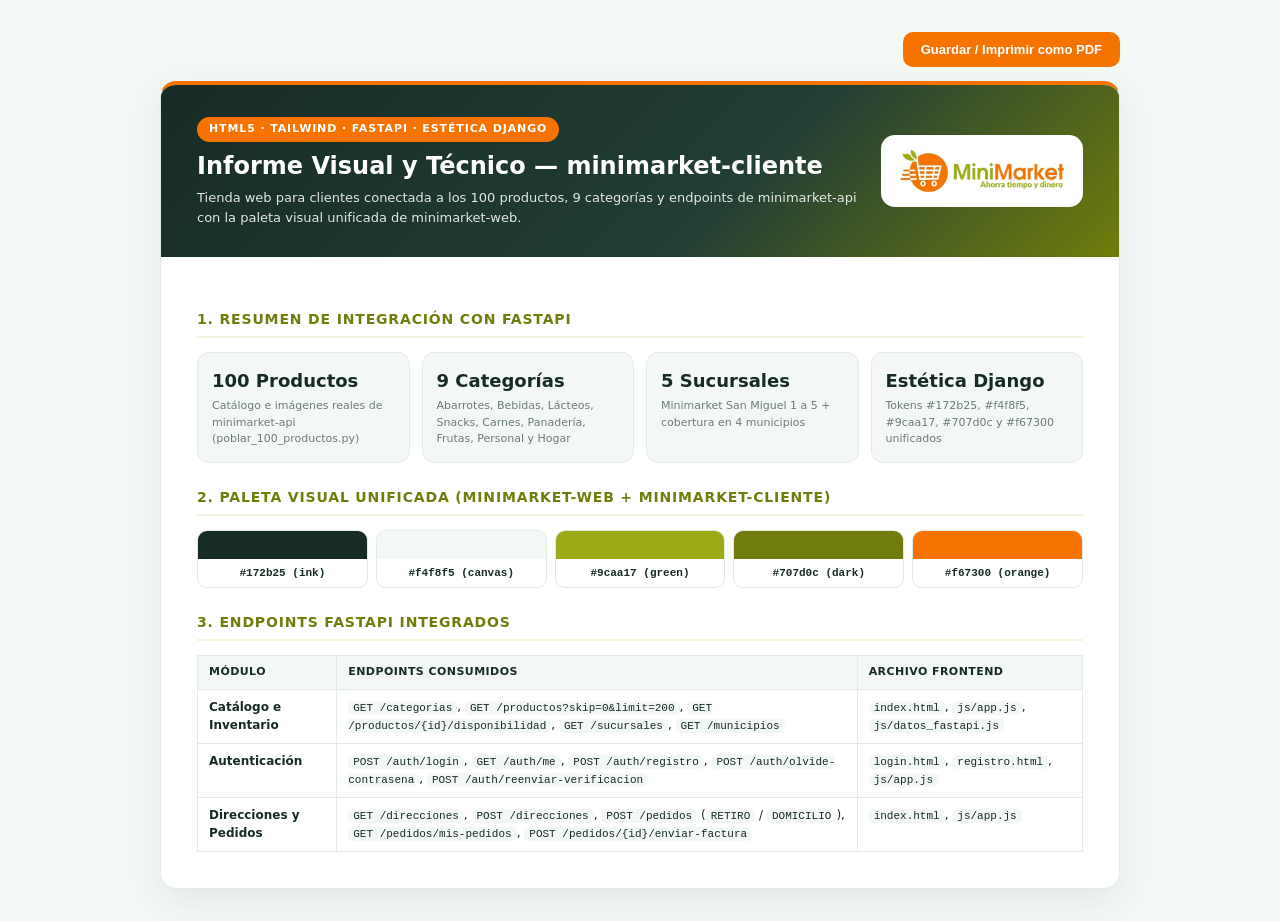
<file: cambios_imprimible.html>
<!DOCTYPE html>
<html lang="es">
<head>
  <meta charset="utf-8">
  <meta name="viewport" content="width=device-width, initial-scale=1">
  <title>Informe Visual y Técnico · minimarket-cliente</title>
  <style>
    :root {
      --ink: #172b25;
      --muted: #6b7d76;
      --line: #e2eae6;
      --canvas: #f4f8f5;
      --green: #9caa17;
      --green-dark: #707d0c;
      --green-soft: #f3f5df;
      --orange: #f67300;
    }
    * { box-sizing: border-box; }
    body {
      margin: 0;
      padding: 32px 20px;
      background: var(--canvas);
      color: var(--ink);
      font-family: Inter, system-ui, -apple-system, sans-serif;
      line-height: 1.5;
    }
    .toolbar {
      max-width: 960px;
      margin: 0 auto 14px;
      display: flex;
      justify-content: flex-end;
    }
    .btn-print {
      background: var(--orange);
      color: #fff;
      border: none;
      border-radius: 10px;
      padding: 10px 18px;
      font-weight: 800;
      font-size: 13px;
      cursor: pointer;
    }
    .page {
      max-width: 960px;
      margin: 0 auto;
      background: #fff;
      border: 1px solid var(--line);
      border-top: 4px solid var(--orange);
      border-radius: 16px;
      overflow: hidden;
      box-shadow: 0 12px 32px rgba(24, 58, 43, 0.08);
    }
    .cover {
      background: linear-gradient(135deg, var(--ink) 0%, #223e35 60%, var(--green-dark) 100%);
      color: #fff;
      padding: 30px 36px;
      display: flex;
      align-items: center;
      justify-content: space-between;
      gap: 24px;
    }
    .cover-badge {
      display: inline-block;
      background: var(--orange);
      color: #fff;
      font-size: 11px;
      font-weight: 800;
      text-transform: uppercase;
      letter-spacing: 0.08em;
      padding: 4px 12px;
      border-radius: 999px;
      margin-bottom: 10px;
    }
    .cover h1 { margin: 0; font-size: 24px; line-height: 1.2; }
    .cover p { margin: 8px 0 0; font-size: 13px; color: rgba(255,255,255,0.88); }
    .logo-box {
      background: #fff;
      border-radius: 14px;
      padding: 12px 16px;
      flex-shrink: 0;
      display: flex;
      align-items: center;
      justify-content: center;
    }
    .logo-box img { width: 170px; height: auto; object-fit: contain; }
    .content { padding: 28px 36px 36px; }
    h2 {
      font-size: 14px;
      text-transform: uppercase;
      letter-spacing: 0.06em;
      color: var(--green-dark);
      border-bottom: 2px solid var(--green-soft);
      padding-bottom: 6px;
      margin: 24px 0 14px;
    }
    .kpi-grid {
      display: grid;
      grid-template-columns: repeat(4, 1fr);
      gap: 12px;
    }
    .kpi {
      background: var(--canvas);
      border: 1px solid var(--line);
      border-radius: 12px;
      padding: 14px;
    }
    .kpi .num { font-size: 18px; font-weight: 800; color: var(--ink); }
    .kpi .lbl { font-size: 11px; color: var(--muted); margin-top: 4px; }
    .swatches {
      display: grid;
      grid-template-columns: repeat(5, 1fr);
      gap: 8px;
    }
    .swatch {
      border: 1px solid var(--line);
      border-radius: 10px;
      overflow: hidden;
      font-size: 11px;
      text-align: center;
    }
    .swatch-bar { height: 28px; }
    .swatch-txt { padding: 6px; font-family: monospace; font-weight: 700; }
    table {
      width: 100%;
      border-collapse: collapse;
      font-size: 12px;
      margin-top: 8px;
    }
    th, td {
      border: 1px solid var(--line);
      padding: 8px 11px;
      text-align: left;
      vertical-align: top;
    }
    th {
      background: var(--canvas);
      font-size: 11px;
      text-transform: uppercase;
      letter-spacing: 0.04em;
      color: var(--ink);
    }
    code {
      background: var(--canvas);
      padding: 1px 5px;
      border-radius: 5px;
      font-size: 11px;
    }
    @media print {
      body { background: #fff; padding: 0; }
      .toolbar { display: none; }
      .page { border: none; box-shadow: none; max-width: 100%; }
      .cover, .kpi, th, .swatch-bar { -webkit-print-color-adjust: exact; print-color-adjust: exact; }
    }
  </style>
</head>
<body>
  <div class="toolbar">
    <button class="btn-print" onclick="window.print()">Guardar / Imprimir como PDF</button>
  </div>
  <div class="page">
    <header class="cover">
      <div>
        <span class="cover-badge">HTML5 · Tailwind · FastAPI · Estética Django</span>
        <h1>Informe Visual y Técnico — minimarket-cliente</h1>
        <p>Tienda web para clientes conectada a los 100 productos, 9 categorías y endpoints de minimarket-api con la paleta visual unificada de minimarket-web.</p>
      </div>
      <div class="logo-box">
        <img src="img/logo-minimarket.png" alt="MiniMarket">
      </div>
    </header>
    <div class="content">
      <h2>1. Resumen de Integración con FastAPI</h2>
      <div class="kpi-grid">
        <div class="kpi">
          <div class="num">100 Productos</div>
          <div class="lbl">Catálogo e imágenes reales de minimarket-api (poblar_100_productos.py)</div>
        </div>
        <div class="kpi">
          <div class="num">9 Categorías</div>
          <div class="lbl">Abarrotes, Bebidas, Lácteos, Snacks, Carnes, Panadería, Frutas, Personal y Hogar</div>
        </div>
        <div class="kpi">
          <div class="num">5 Sucursales</div>
          <div class="lbl">Minimarket San Miguel 1 a 5 + cobertura en 4 municipios</div>
        </div>
        <div class="kpi">
          <div class="num">Estética Django</div>
          <div class="lbl">Tokens #172b25, #f4f8f5, #9caa17, #707d0c y #f67300 unificados</div>
        </div>
      </div>

      <h2>2. Paleta Visual Unificada (minimarket-web + minimarket-cliente)</h2>
      <div class="swatches">
        <div class="swatch"><div class="swatch-bar" style="background:#172b25"></div><div class="swatch-txt">#172b25 (ink)</div></div>
        <div class="swatch"><div class="swatch-bar" style="background:#f4f8f5"></div><div class="swatch-txt">#f4f8f5 (canvas)</div></div>
        <div class="swatch"><div class="swatch-bar" style="background:#9caa17"></div><div class="swatch-txt">#9caa17 (green)</div></div>
        <div class="swatch"><div class="swatch-bar" style="background:#707d0c"></div><div class="swatch-txt">#707d0c (dark)</div></div>
        <div class="swatch"><div class="swatch-bar" style="background:#f67300"></div><div class="swatch-txt">#f67300 (orange)</div></div>
      </div>

      <h2>3. Endpoints FastAPI Integrados</h2>
      <table>
        <thead>
          <tr>
            <th>Módulo</th>
            <th>Endpoints Consumidos</th>
            <th>Archivo Frontend</th>
          </tr>
        </thead>
        <tbody>
          <tr>
            <td><strong>Catálogo e Inventario</strong></td>
            <td><code>GET /categorias</code>, <code>GET /productos?skip=0&amp;limit=200</code>, <code>GET /productos/{id}/disponibilidad</code>, <code>GET /sucursales</code>, <code>GET /municipios</code></td>
            <td><code>index.html</code>, <code>js/app.js</code>, <code>js/datos_fastapi.js</code></td>
          </tr>
          <tr>
            <td><strong>Autenticación</strong></td>
            <td><code>POST /auth/login</code>, <code>GET /auth/me</code>, <code>POST /auth/registro</code>, <code>POST /auth/olvide-contrasena</code>, <code>POST /auth/reenviar-verificacion</code></td>
            <td><code>login.html</code>, <code>registro.html</code>, <code>js/app.js</code></td>
          </tr>
          <tr>
            <td><strong>Direcciones y Pedidos</strong></td>
            <td><code>GET /direcciones</code>, <code>POST /direcciones</code>, <code>POST /pedidos</code> (<code>RETIRO</code> / <code>DOMICILIO</code>), <code>GET /pedidos/mis-pedidos</code>, <code>POST /pedidos/{id}/enviar-factura</code></td>
            <td><code>index.html</code>, <code>js/app.js</code></td>
          </tr>
        </tbody>
      </table>
    </div>
  </div>
</body>
</html>
</file>
